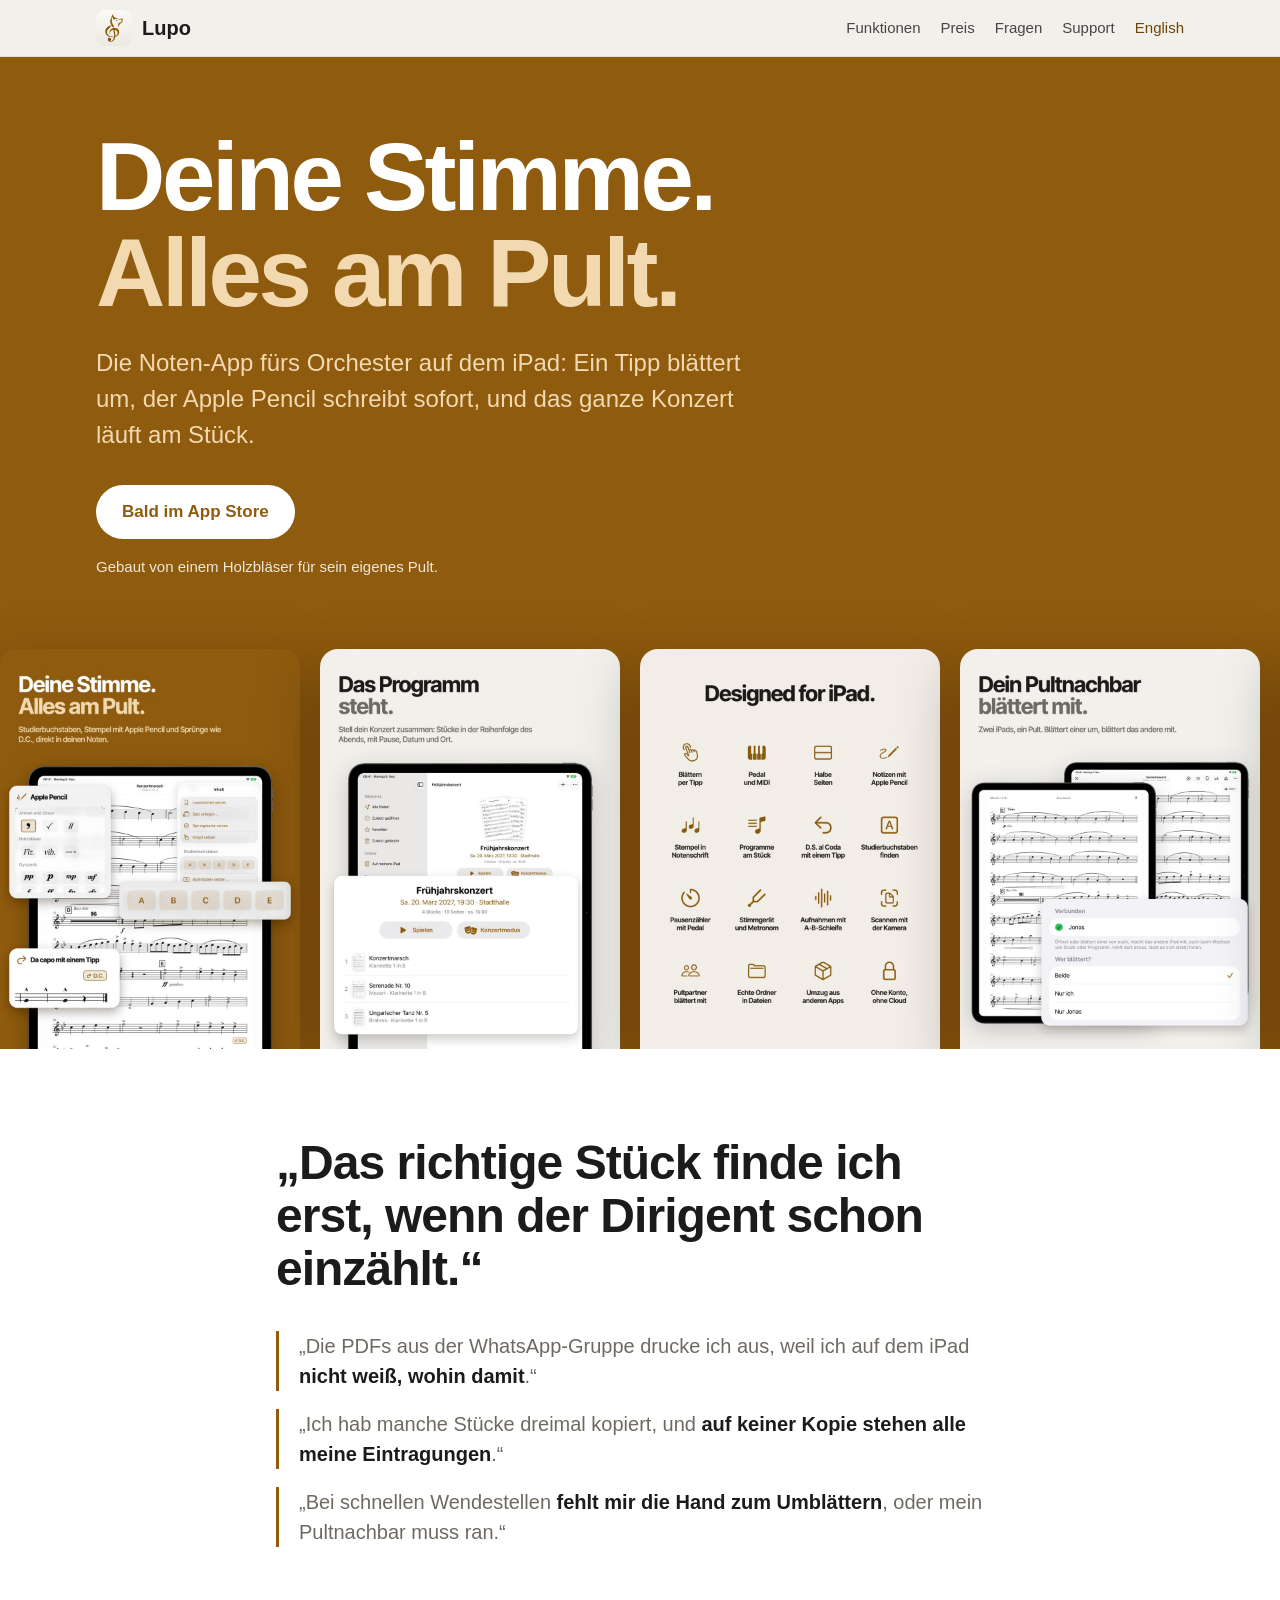
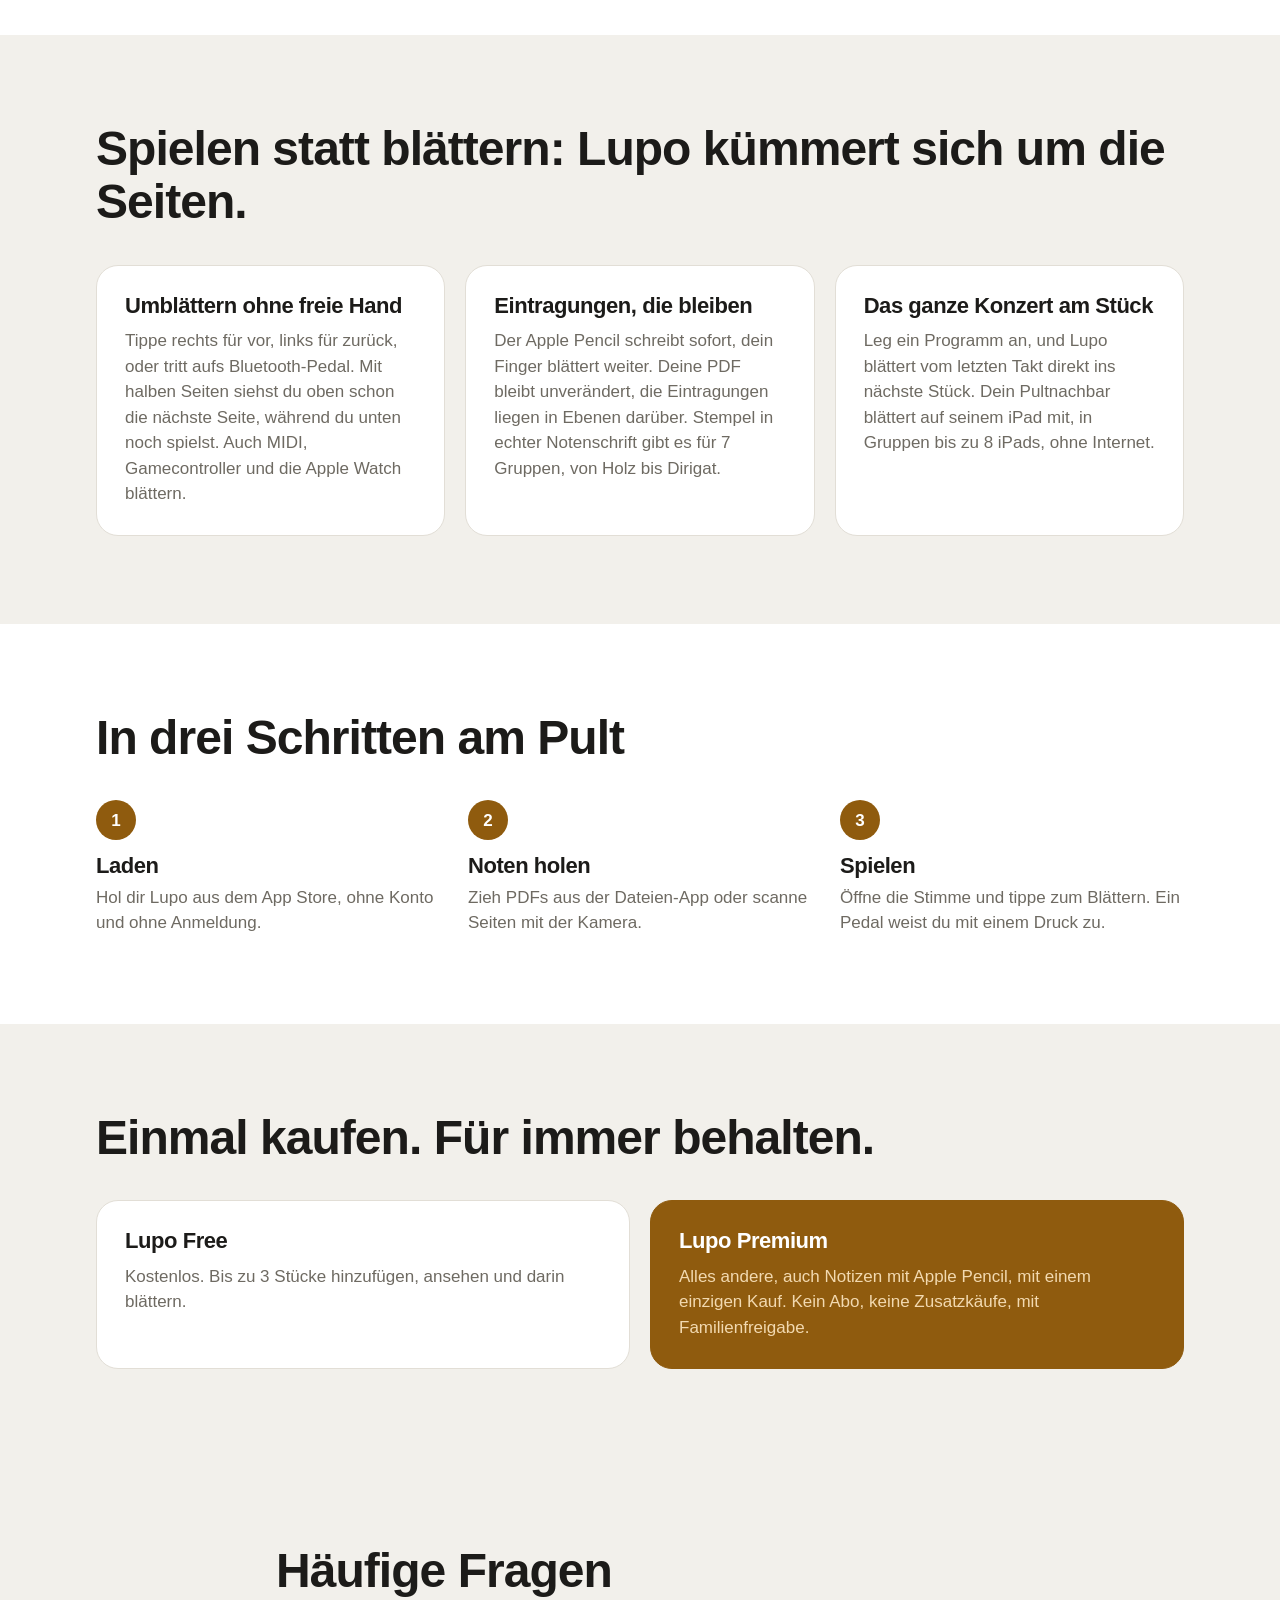
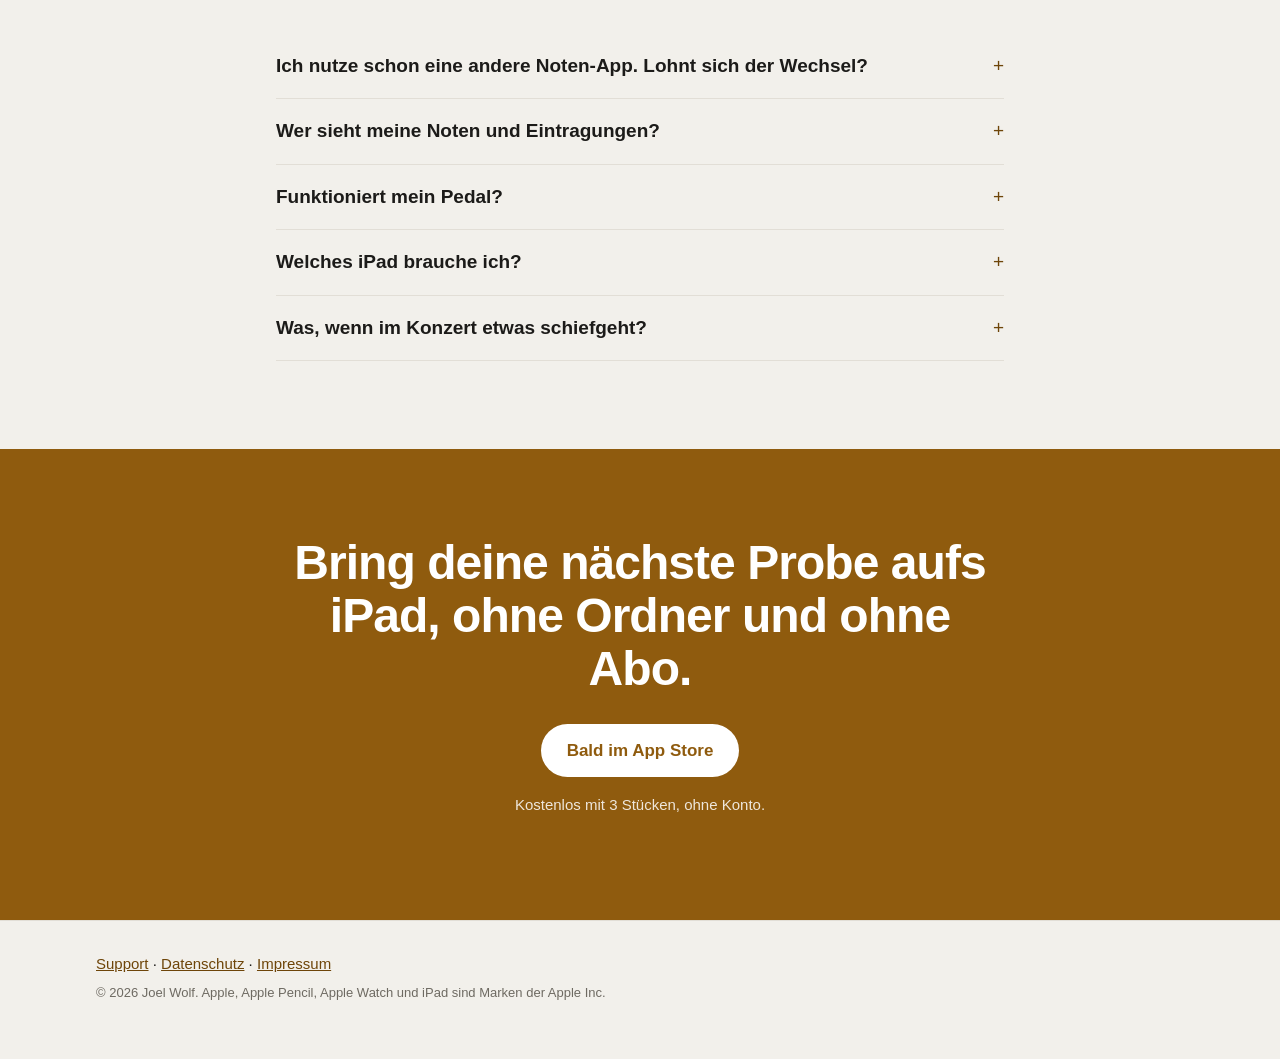
<file: index.html>
<!doctype html>
<html lang="de">
<head>
<meta charset="utf-8">
<meta name="viewport" content="width=device-width, initial-scale=1">
<title>Lupo: Noten-App fürs Orchester auf dem iPad</title>
<meta name="description" content="Noten auf dem iPad lesen, per Tipp oder Pedal umblättern und mit dem Apple Pencil eintragen. Für Orchestermusiker. Einmal kaufen, kein Abo, ohne Konto.">
<meta property="og:title" content="Lupo: Noten-App fürs Orchester auf dem iPad">
<meta property="og:description" content="Noten auf dem iPad lesen, per Tipp oder Pedal umblättern und mit dem Apple Pencil eintragen. Für Orchestermusiker. Einmal kaufen, kein Abo, ohne Konto.">
<meta property="og:image" content="img/og-de.jpg">
<meta name="theme-color" content="#8F5B0E">
<link rel="icon" href="favicon.png">
<link rel="apple-touch-icon" href="apple-touch-icon.png">
<link rel="stylesheet" href="style.css">
</head>
<body>
<header class="top"><div class="wrap">
<a class="brand" href="./"><img src="img/icon.png" alt="" width="36" height="36">Lupo</a>
<nav><a href="#funktionen">Funktionen</a><a href="#preis">Preis</a><a href="#fragen">Fragen</a><a href="support.html">Support</a><a class="lang" href="en/">English</a></nav>
</div></header>

<section class="hero"><div class="wrap">
<h1>Deine Stimme.<br><span>Alles am Pult.</span></h1>
<p class="sub">Die Noten-App fürs Orchester auf dem iPad: Ein Tipp blättert um, der Apple Pencil schreibt sofort, und das ganze Konzert läuft am Stück.</p>
<p><span class="button">Bald im App Store</span></p>
<p class="proof">Gebaut von einem Holzbläser für sein eigenes Pult.</p>
</div>
<div class="shots" tabindex="0"><img src="img/de-1.jpg" alt="Notenseite mit Studierbuchstaben, Apple-Pencil-Stempeln und Da capo" width="900" height="1200" loading="eager"><img src="img/de-2.jpg" alt="Programm Frühjahrskonzert mit vier Stücken" width="900" height="1200" loading="eager"><img src="img/de-3.jpg" alt="Alle Funktionen als Symbole: Designed for iPad" width="900" height="1200" loading="lazy"><img src="img/de-4.jpg" alt="Zwei iPads blättern gemeinsam" width="900" height="1200" loading="lazy"><img src="img/de-5.jpg" alt="Konzertmodus mit dem Hinweis auf das nächste Stück" width="900" height="1200" loading="lazy"></div>
</section>
<section class="problem"><div class="wrap narrow">
<h2>„Das richtige Stück finde ich erst, wenn der Dirigent schon einzählt.“</h2>
<ul class="quotes"><li>„Die PDFs aus der WhatsApp-Gruppe drucke ich aus, weil ich auf dem iPad <b>nicht weiß, wohin damit</b>.“</li><li>„Ich hab manche Stücke dreimal kopiert, und <b>auf keiner Kopie stehen alle meine Eintragungen</b>.“</li><li>„Bei schnellen Wendestellen <b>fehlt mir die Hand zum Umblättern</b>, oder mein Pultnachbar muss ran.“</li></ul>
</div></section>
<section id="funktionen"><div class="wrap">
<h2>Spielen statt blättern: Lupo kümmert sich um die Seiten.</h2>
<div class="cards"><div class='card'><h3>Umblättern ohne freie Hand</h3><p>Tippe rechts für vor, links für zurück, oder tritt aufs Bluetooth-Pedal. Mit halben Seiten siehst du oben schon die nächste Seite, während du unten noch spielst. Auch MIDI, Gamecontroller und die Apple Watch blättern.</p></div><div class='card'><h3>Eintragungen, die bleiben</h3><p>Der Apple Pencil schreibt sofort, dein Finger blättert weiter. Deine PDF bleibt unverändert, die Eintragungen liegen in Ebenen darüber. Stempel in echter Notenschrift gibt es für 7 Gruppen, von Holz bis Dirigat.</p></div><div class='card'><h3>Das ganze Konzert am Stück</h3><p>Leg ein Programm an, und Lupo blättert vom letzten Takt direkt ins nächste Stück. Dein Pultnachbar blättert auf seinem iPad mit, in Gruppen bis zu 8 iPads, ohne Internet.</p></div></div>
</div></section>
<section class="steps"><div class="wrap">
<h2>In drei Schritten am Pult</h2>
<ol><li><span>1</span><h3>Laden</h3><p>Hol dir Lupo aus dem App Store, ohne Konto und ohne Anmeldung.</p></li><li><span>2</span><h3>Noten holen</h3><p>Zieh PDFs aus der Dateien-App oder scanne Seiten mit der Kamera.</p></li><li><span>3</span><h3>Spielen</h3><p>Öffne die Stimme und tippe zum Blättern. Ein Pedal weist du mit einem Druck zu.</p></li></ol>
</div></section>
<section id="preis"><div class="wrap">
<h2>Einmal kaufen. Für immer behalten.</h2>
<div class="cards two"><div class="card"><h3>Lupo Free</h3><p>Kostenlos. Bis zu 3 Stücke hinzufügen, ansehen und darin blättern.</p></div><div class="card accent"><h3>Lupo Premium</h3><p>Alles andere, auch Notizen mit Apple Pencil, mit einem einzigen Kauf. Kein Abo, keine Zusatzkäufe, mit Familienfreigabe.</p></div></div>
</div></section>
<section id="fragen"><div class="wrap narrow">
<h2>Häufige Fragen</h2>
<details><summary>Ich nutze schon eine andere Noten-App. Lohnt sich der Wechsel?</summary><p>Probier es mit drei Stücken aus, das kostet nichts. Lupo übernimmt PDFs, Angaben, Lesezeichen und Programme aus der Sicherung einer anderen Noten-App.</p></details><details><summary>Wer sieht meine Noten und Eintragungen?</summary><p>Niemand außer dir. Lupo hat kein Konto, keinen Server, keine Cloud und keine Analyse. Deine Noten liegen als normale PDFs in echten Ordnern, sichtbar in der Dateien-App.</p></details><details><summary>Funktioniert mein Pedal?</summary><p>Bluetooth-Pedale, die sich wie eine Tastatur verhalten, und MIDI-Pedale funktionieren. Du drückst in den Einstellungen einmal auf das Pedal, und Lupo merkt sich die Taste.</p></details><details><summary>Welches iPad brauche ich?</summary><p>Ein iPad mit iPadOS 18 oder neuer. Zum Lesen und Blättern brauchst du keinen Apple Pencil, nur für Eintragungen.</p></details><details><summary>Was, wenn im Konzert etwas schiefgeht?</summary><p>Im Konzertmodus blättert eine aufliegende Hand nicht, und Wischen und Zoomen sind aus. Deine Original-PDFs verändert Lupo nie, und gelöschte Noten liegen 30 Tage im Papierkorb.</p></details>
</div></section>
<section class="final"><div class="wrap narrow">
<h2>Bring deine nächste Probe aufs iPad, ohne Ordner und ohne Abo.</h2>
<p><span class="button">Bald im App Store</span></p>
<p class="proof">Kostenlos mit 3 Stücken, ohne Konto.</p>
</div></section>

<footer><div class="wrap"><p><a href="support.html">Support</a> · <a href="datenschutz.html">Datenschutz</a> · <a href="impressum.html">Impressum</a></p><p class="small">© 2026 Joel Wolf. Apple, Apple Pencil, Apple Watch und iPad sind Marken der Apple Inc.</p></div></footer>
</body>
</html>
</file>
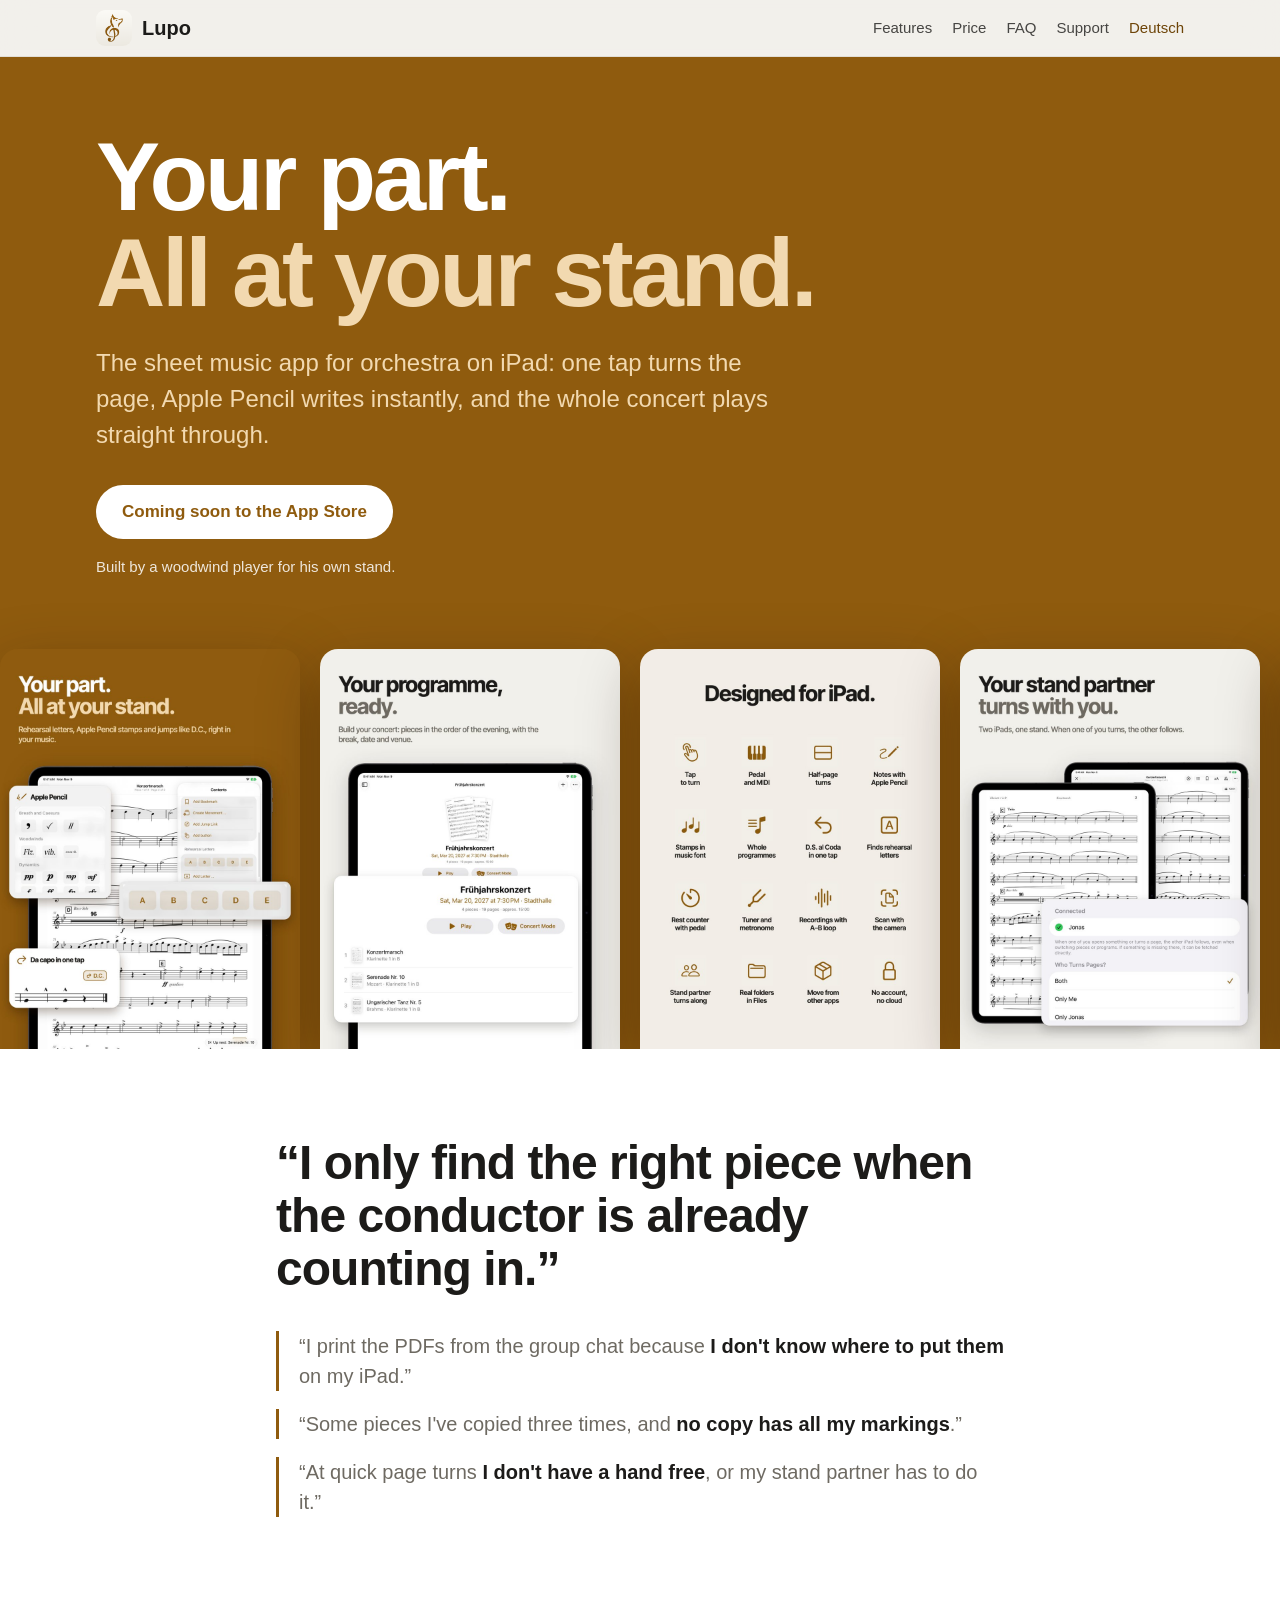
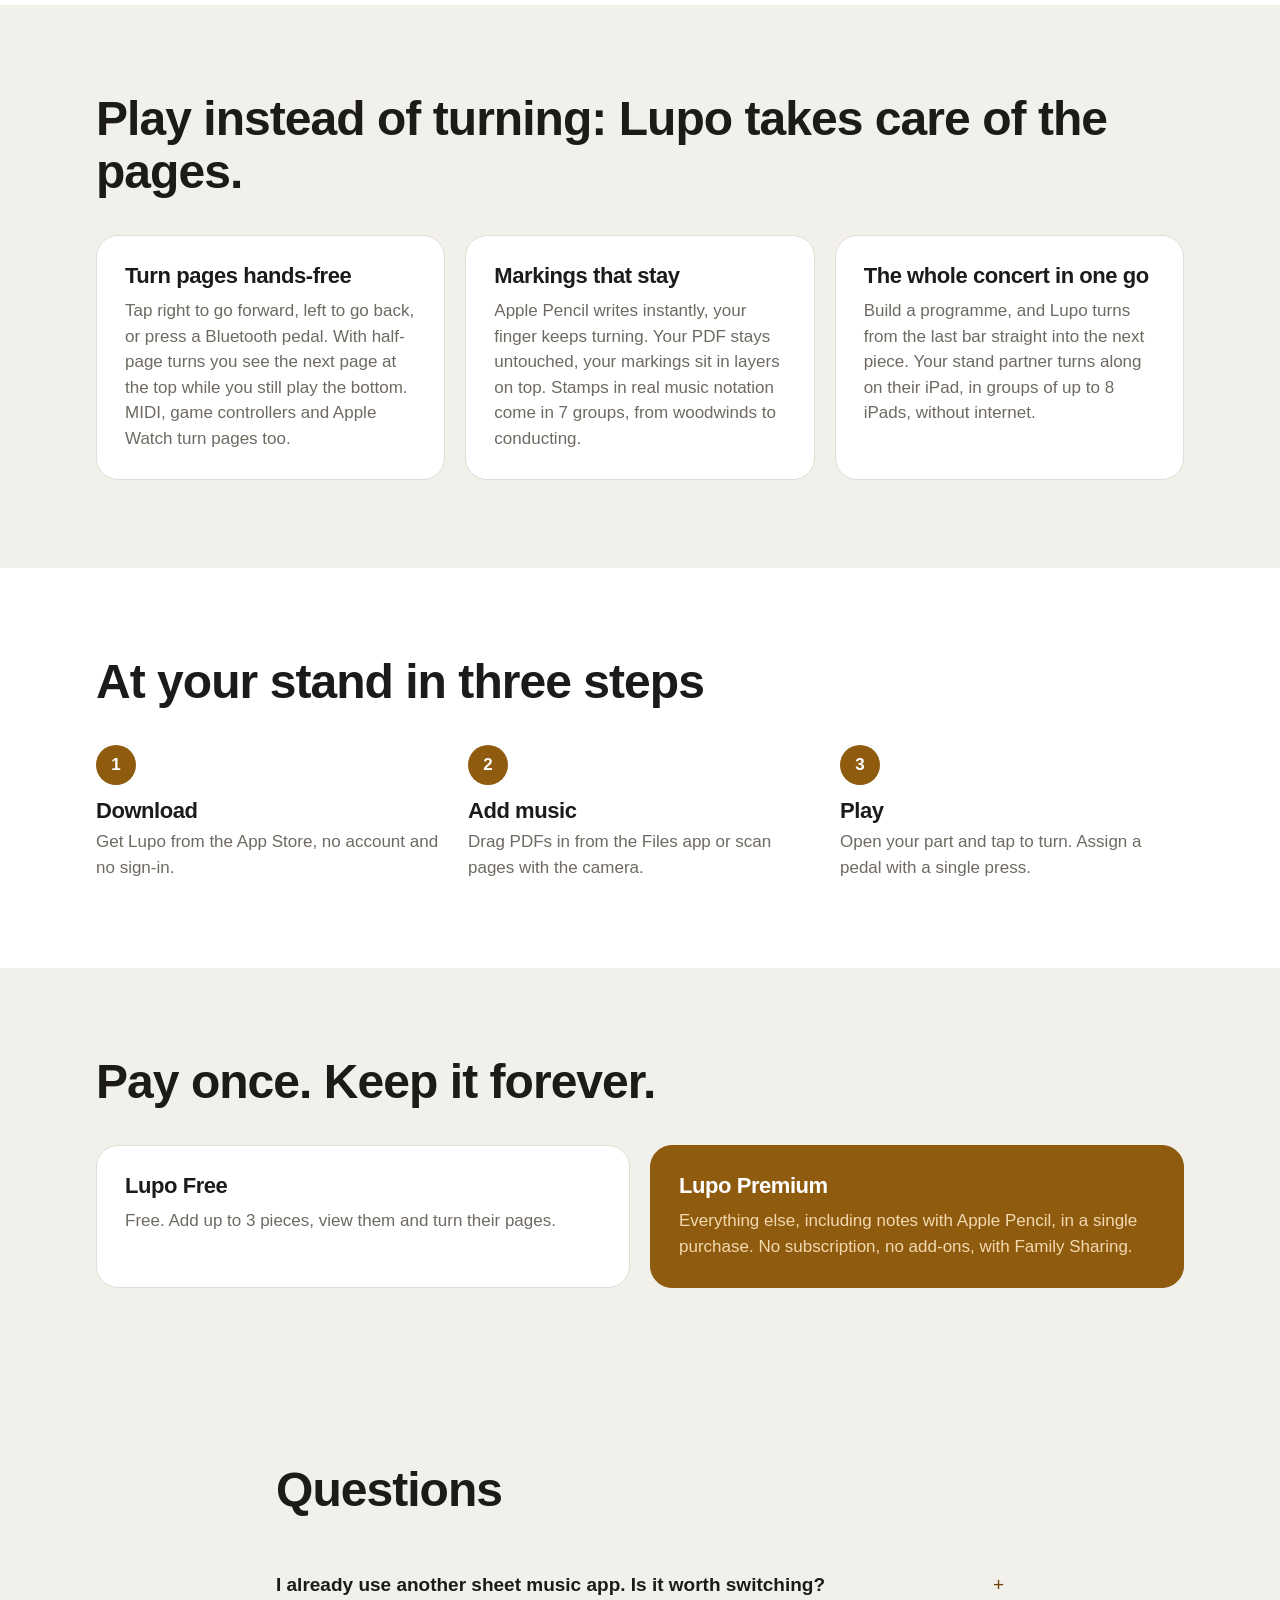
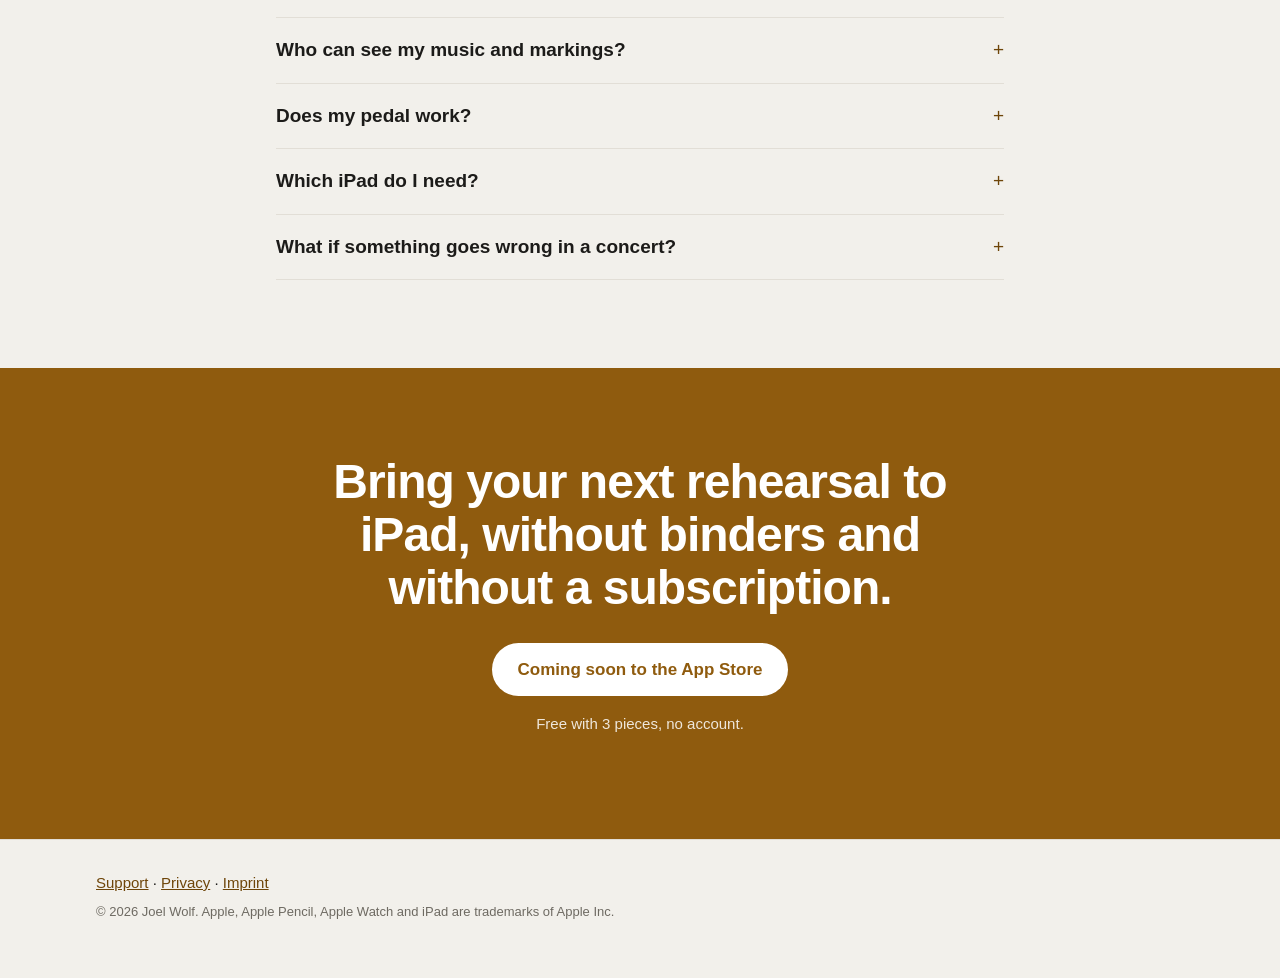
<file: en/index.html>
<!doctype html>
<html lang="en">
<head>
<meta charset="utf-8">
<meta name="viewport" content="width=device-width, initial-scale=1">
<title>Lupo: sheet music for orchestra on iPad</title>
<meta name="description" content="Read sheet music on iPad, turn pages with a tap or a pedal and write with Apple Pencil. For orchestra musicians. Pay once, no subscription, no account.">
<meta property="og:title" content="Lupo: sheet music for orchestra on iPad">
<meta property="og:description" content="Read sheet music on iPad, turn pages with a tap or a pedal and write with Apple Pencil. For orchestra musicians. Pay once, no subscription, no account.">
<meta property="og:image" content="../img/og-en.jpg">
<meta name="theme-color" content="#8F5B0E">
<link rel="icon" href="../favicon.png">
<link rel="apple-touch-icon" href="../apple-touch-icon.png">
<link rel="stylesheet" href="../style.css">
</head>
<body>
<header class="top"><div class="wrap">
<a class="brand" href="./"><img src="../img/icon.png" alt="" width="36" height="36">Lupo</a>
<nav><a href="#features">Features</a><a href="#price">Price</a><a href="#faq">FAQ</a><a href="support.html">Support</a><a class="lang" href="../">Deutsch</a></nav>
</div></header>

<section class="hero"><div class="wrap">
<h1>Your part.<br><span>All at your stand.</span></h1>
<p class="sub">The sheet music app for orchestra on iPad: one tap turns the page, Apple Pencil writes instantly, and the whole concert plays straight through.</p>
<p><span class="button">Coming soon to the App Store</span></p>
<p class="proof">Built by a woodwind player for his own stand.</p>
</div>
<div class="shots" tabindex="0"><img src="../img/en-1.jpg" alt="Score page with rehearsal letters, Apple Pencil stamps and da capo" width="900" height="1200" loading="eager"><img src="../img/en-2.jpg" alt="The Frühjahrskonzert programme with four pieces" width="900" height="1200" loading="eager"><img src="../img/en-3.jpg" alt="All features as icons: Designed for iPad" width="900" height="1200" loading="lazy"><img src="../img/en-4.jpg" alt="Two iPads turning pages together" width="900" height="1200" loading="lazy"><img src="../img/en-5.jpg" alt="Concert mode with the hint for the next piece" width="900" height="1200" loading="lazy"></div>
</section>
<section class="problem"><div class="wrap narrow">
<h2>“I only find the right piece when the conductor is already counting in.”</h2>
<ul class="quotes"><li>“I print the PDFs from the group chat because <b>I don't know where to put them</b> on my iPad.”</li><li>“Some pieces I've copied three times, and <b>no copy has all my markings</b>.”</li><li>“At quick page turns <b>I don't have a hand free</b>, or my stand partner has to do it.”</li></ul>
</div></section>
<section id="features"><div class="wrap">
<h2>Play instead of turning: Lupo takes care of the pages.</h2>
<div class="cards"><div class='card'><h3>Turn pages hands-free</h3><p>Tap right to go forward, left to go back, or press a Bluetooth pedal. With half-page turns you see the next page at the top while you still play the bottom. MIDI, game controllers and Apple Watch turn pages too.</p></div><div class='card'><h3>Markings that stay</h3><p>Apple Pencil writes instantly, your finger keeps turning. Your PDF stays untouched, your markings sit in layers on top. Stamps in real music notation come in 7 groups, from woodwinds to conducting.</p></div><div class='card'><h3>The whole concert in one go</h3><p>Build a programme, and Lupo turns from the last bar straight into the next piece. Your stand partner turns along on their iPad, in groups of up to 8 iPads, without internet.</p></div></div>
</div></section>
<section class="steps"><div class="wrap">
<h2>At your stand in three steps</h2>
<ol><li><span>1</span><h3>Download</h3><p>Get Lupo from the App Store, no account and no sign-in.</p></li><li><span>2</span><h3>Add music</h3><p>Drag PDFs in from the Files app or scan pages with the camera.</p></li><li><span>3</span><h3>Play</h3><p>Open your part and tap to turn. Assign a pedal with a single press.</p></li></ol>
</div></section>
<section id="price"><div class="wrap">
<h2>Pay once. Keep it forever.</h2>
<div class="cards two"><div class="card"><h3>Lupo Free</h3><p>Free. Add up to 3 pieces, view them and turn their pages.</p></div><div class="card accent"><h3>Lupo Premium</h3><p>Everything else, including notes with Apple Pencil, in a single purchase. No subscription, no add-ons, with Family Sharing.</p></div></div>
</div></section>
<section id="faq"><div class="wrap narrow">
<h2>Questions</h2>
<details><summary>I already use another sheet music app. Is it worth switching?</summary><p>Try it with three pieces for free. Lupo brings over PDFs, details, bookmarks and programmes from another sheet music app's backup.</p></details><details><summary>Who can see my music and markings?</summary><p>Nobody but you. Lupo has no account, no server, no cloud and no analytics. Your music stays as regular PDFs in real folders, visible in the Files app.</p></details><details><summary>Does my pedal work?</summary><p>Bluetooth pedals that act like a keyboard work, and so do MIDI pedals. Press the pedal once in Settings, and Lupo remembers the key.</p></details><details><summary>Which iPad do I need?</summary><p>An iPad with iPadOS 18 or later. You don't need Apple Pencil to read and turn pages, only for markings.</p></details><details><summary>What if something goes wrong in a concert?</summary><p>In concert mode a resting hand doesn't turn the page, and swiping and zooming are off. Lupo never changes your original PDFs, and deleted music stays in the trash for 30 days.</p></details>
</div></section>
<section class="final"><div class="wrap narrow">
<h2>Bring your next rehearsal to iPad, without binders and without a subscription.</h2>
<p><span class="button">Coming soon to the App Store</span></p>
<p class="proof">Free with 3 pieces, no account.</p>
</div></section>

<footer><div class="wrap"><p><a href="support.html">Support</a> · <a href="privacy.html">Privacy</a> · <a href="../impressum.html">Imprint</a></p><p class="small">© 2026 Joel Wolf. Apple, Apple Pencil, Apple Watch and iPad are trademarks of Apple Inc.</p></div></footer>
</body>
</html>
</file>
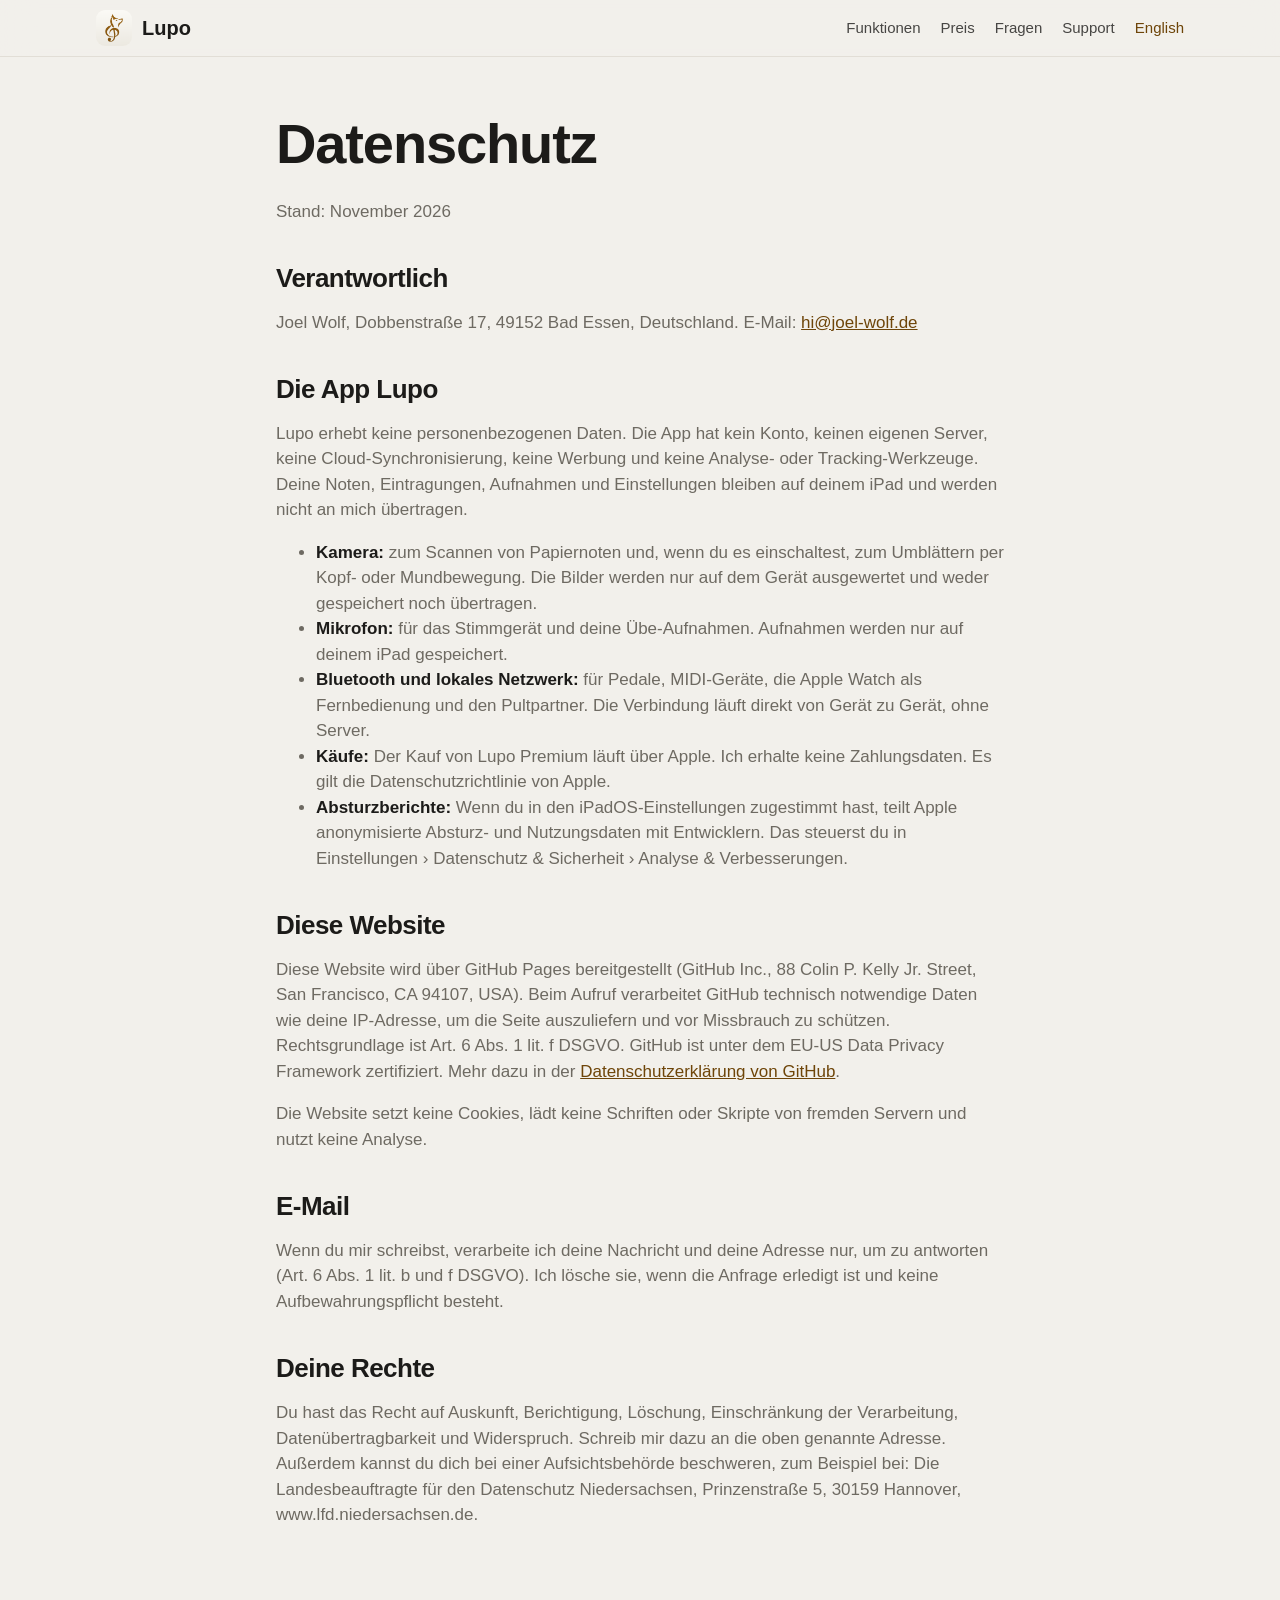
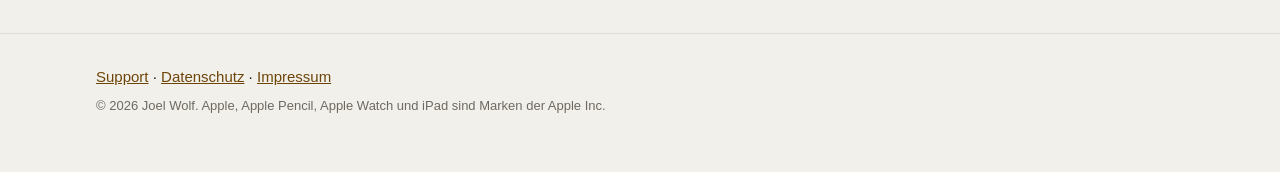
<file: datenschutz.html>
<!doctype html>
<html lang="de">
<head>
<meta charset="utf-8">
<meta name="viewport" content="width=device-width, initial-scale=1">
<title>Datenschutz · Lupo</title>
<meta name="description" content="Datenschutzerklärung für die App Lupo und diese Website.">
<meta property="og:title" content="Datenschutz · Lupo">
<meta property="og:description" content="Datenschutzerklärung für die App Lupo und diese Website.">
<meta property="og:image" content="img/og-de.jpg">
<meta name="theme-color" content="#8F5B0E">
<link rel="icon" href="favicon.png">
<link rel="apple-touch-icon" href="apple-touch-icon.png">
<link rel="stylesheet" href="style.css">
</head>
<body>
<header class="top"><div class="wrap">
<a class="brand" href="./"><img src="img/icon.png" alt="" width="36" height="36">Lupo</a>
<nav><a href="#funktionen">Funktionen</a><a href="#preis">Preis</a><a href="#fragen">Fragen</a><a href="support.html">Support</a><a class="lang" href="en/privacy.html">English</a></nav>
</div></header>
<main class="doc"><div class="wrap narrow">
<h1>Datenschutz</h1>
<p>Stand: November 2026</p>
<h2>Verantwortlich</h2>
<p>Joel Wolf, Dobbenstraße 17, 49152 Bad Essen, Deutschland. E-Mail: <a href="mailto:hi@joel-wolf.de">hi@joel-wolf.de</a></p>
<h2>Die App Lupo</h2>
<p>Lupo erhebt keine personenbezogenen Daten. Die App hat kein Konto, keinen eigenen Server, keine Cloud-Synchronisierung, keine Werbung und keine Analyse- oder Tracking-Werkzeuge. Deine Noten, Eintragungen, Aufnahmen und Einstellungen bleiben auf deinem iPad und werden nicht an mich übertragen.</p>
<ul>
<li><b>Kamera:</b> zum Scannen von Papiernoten und, wenn du es einschaltest, zum Umblättern per Kopf- oder Mundbewegung. Die Bilder werden nur auf dem Gerät ausgewertet und weder gespeichert noch übertragen.</li>
<li><b>Mikrofon:</b> für das Stimmgerät und deine Übe-Aufnahmen. Aufnahmen werden nur auf deinem iPad gespeichert.</li>
<li><b>Bluetooth und lokales Netzwerk:</b> für Pedale, MIDI-Geräte, die Apple Watch als Fernbedienung und den Pultpartner. Die Verbindung läuft direkt von Gerät zu Gerät, ohne Server.</li>
<li><b>Käufe:</b> Der Kauf von Lupo Premium läuft über Apple. Ich erhalte keine Zahlungsdaten. Es gilt die Datenschutzrichtlinie von Apple.</li>
<li><b>Absturzberichte:</b> Wenn du in den iPadOS-Einstellungen zugestimmt hast, teilt Apple anonymisierte Absturz- und Nutzungsdaten mit Entwicklern. Das steuerst du in Einstellungen › Datenschutz &amp; Sicherheit › Analyse &amp; Verbesserungen.</li>
</ul>
<h2>Diese Website</h2>
<p>Diese Website wird über GitHub Pages bereitgestellt (GitHub Inc., 88 Colin P. Kelly Jr. Street, San Francisco, CA 94107, USA). Beim Aufruf verarbeitet GitHub technisch notwendige Daten wie deine IP-Adresse, um die Seite auszuliefern und vor Missbrauch zu schützen. Rechtsgrundlage ist Art. 6 Abs. 1 lit. f DSGVO. GitHub ist unter dem EU-US Data Privacy Framework zertifiziert. Mehr dazu in der <a href="https://docs.github.com/de/site-policy/privacy-policies/github-general-privacy-statement">Datenschutzerklärung von GitHub</a>.</p>
<p>Die Website setzt keine Cookies, lädt keine Schriften oder Skripte von fremden Servern und nutzt keine Analyse.</p>
<h2>E-Mail</h2>
<p>Wenn du mir schreibst, verarbeite ich deine Nachricht und deine Adresse nur, um zu antworten (Art. 6 Abs. 1 lit. b und f DSGVO). Ich lösche sie, wenn die Anfrage erledigt ist und keine Aufbewahrungspflicht besteht.</p>
<h2>Deine Rechte</h2>
<p>Du hast das Recht auf Auskunft, Berichtigung, Löschung, Einschränkung der Verarbeitung, Datenübertragbarkeit und Widerspruch. Schreib mir dazu an die oben genannte Adresse. Außerdem kannst du dich bei einer Aufsichtsbehörde beschweren, zum Beispiel bei: Die Landesbeauftragte für den Datenschutz Niedersachsen, Prinzenstraße 5, 30159 Hannover, www.lfd.niedersachsen.de.</p>
</div></main>
<footer><div class="wrap"><p><a href="support.html">Support</a> · <a href="datenschutz.html">Datenschutz</a> · <a href="impressum.html">Impressum</a></p><p class="small">© 2026 Joel Wolf. Apple, Apple Pencil, Apple Watch und iPad sind Marken der Apple Inc.</p></div></footer>
</body>
</html>
</file>
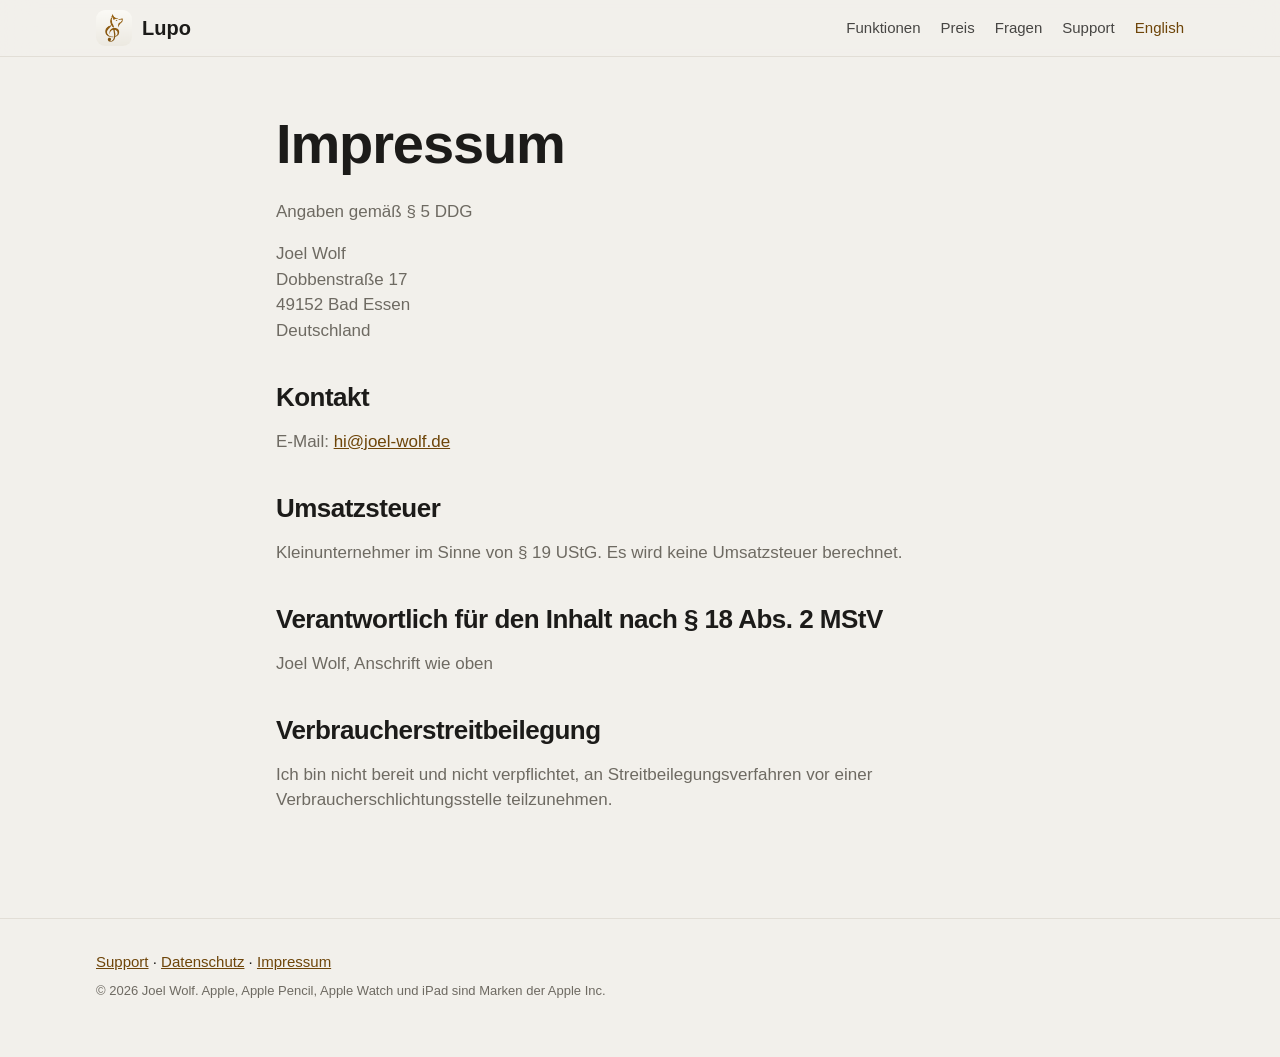
<file: impressum.html>
<!doctype html>
<html lang="de">
<head>
<meta charset="utf-8">
<meta name="viewport" content="width=device-width, initial-scale=1">
<title>Impressum · Lupo</title>
<meta name="description" content="Impressum von Lupo.">
<meta property="og:title" content="Impressum · Lupo">
<meta property="og:description" content="Impressum von Lupo.">
<meta property="og:image" content="img/og-de.jpg">
<meta name="theme-color" content="#8F5B0E">
<link rel="icon" href="favicon.png">
<link rel="apple-touch-icon" href="apple-touch-icon.png">
<link rel="stylesheet" href="style.css">
</head>
<body>
<header class="top"><div class="wrap">
<a class="brand" href="./"><img src="img/icon.png" alt="" width="36" height="36">Lupo</a>
<nav><a href="#funktionen">Funktionen</a><a href="#preis">Preis</a><a href="#fragen">Fragen</a><a href="support.html">Support</a><a class="lang" href="en/">English</a></nav>
</div></header>
<main class="doc"><div class="wrap narrow">
<h1>Impressum</h1>
<p>Angaben gemäß § 5 DDG</p>
<p>Joel Wolf<br>Dobbenstraße 17<br>49152 Bad Essen<br>Deutschland</p>
<h2>Kontakt</h2>
<p>E-Mail: <a href="mailto:hi@joel-wolf.de">hi@joel-wolf.de</a></p>
<h2>Umsatzsteuer</h2>
<p>Kleinunternehmer im Sinne von § 19 UStG. Es wird keine Umsatzsteuer berechnet.</p>
<h2>Verantwortlich für den Inhalt nach § 18 Abs. 2 MStV</h2>
<p>Joel Wolf, Anschrift wie oben</p>
<h2>Verbraucherstreitbeilegung</h2>
<p>Ich bin nicht bereit und nicht verpflichtet, an Streitbeilegungsverfahren vor einer Verbraucherschlichtungsstelle teilzunehmen.</p>
</div></main>
<footer><div class="wrap"><p><a href="support.html">Support</a> · <a href="datenschutz.html">Datenschutz</a> · <a href="impressum.html">Impressum</a></p><p class="small">© 2026 Joel Wolf. Apple, Apple Pencil, Apple Watch und iPad sind Marken der Apple Inc.</p></div></footer>
</body>
</html>
</file>
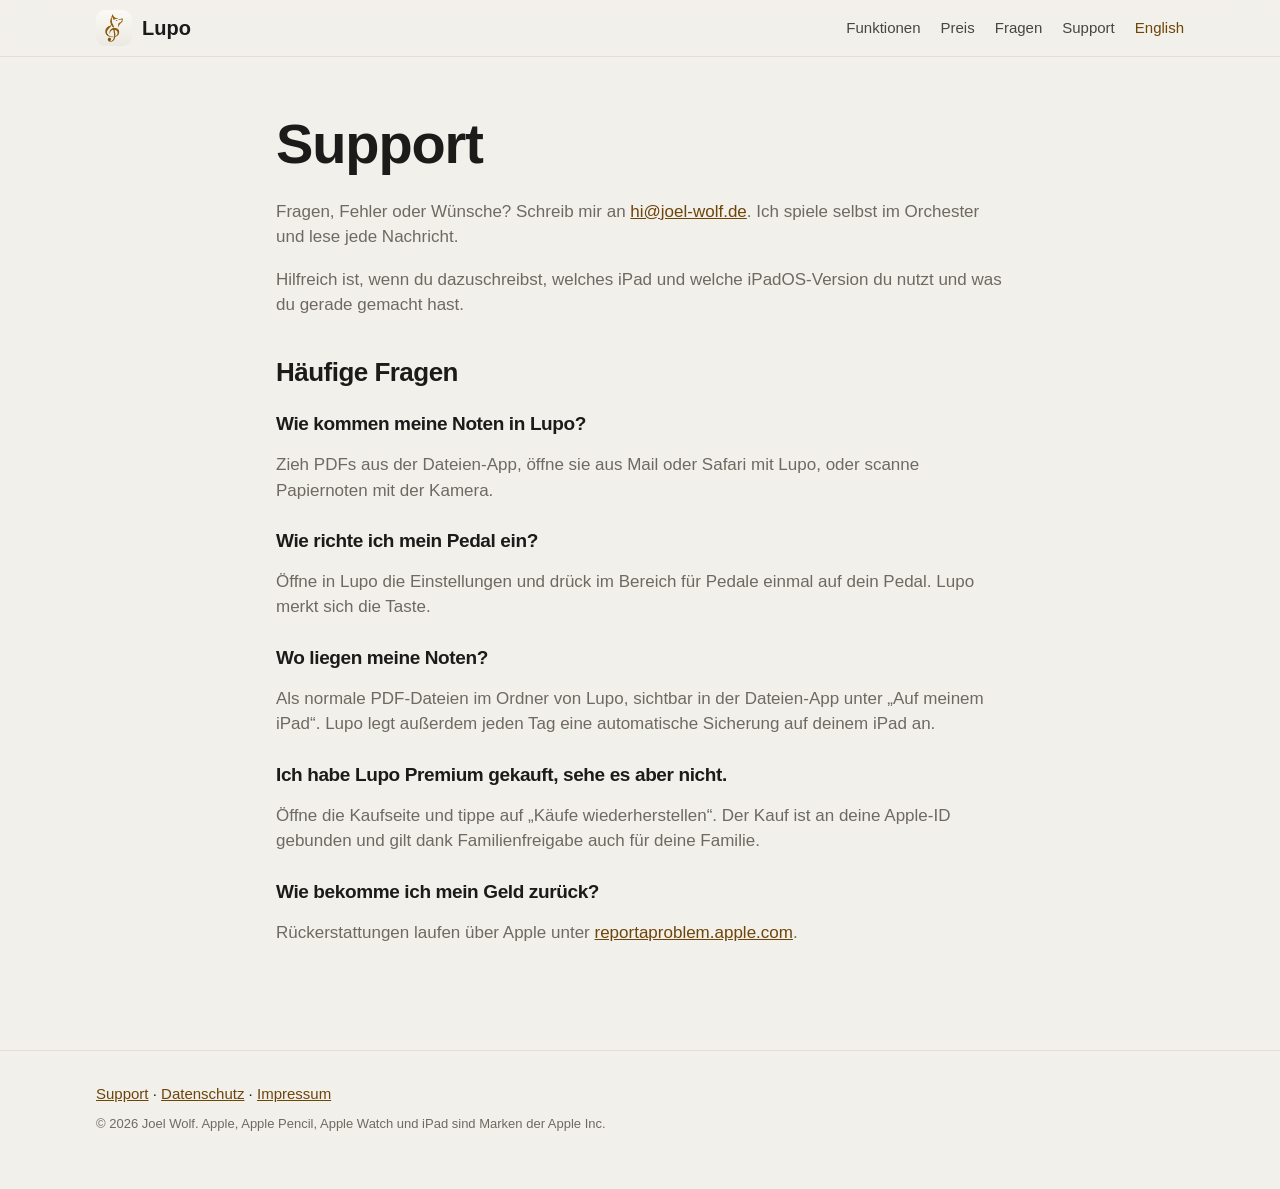
<file: support.html>
<!doctype html>
<html lang="de">
<head>
<meta charset="utf-8">
<meta name="viewport" content="width=device-width, initial-scale=1">
<title>Support · Lupo</title>
<meta name="description" content="Hilfe und Kontakt zu Lupo.">
<meta property="og:title" content="Support · Lupo">
<meta property="og:description" content="Hilfe und Kontakt zu Lupo.">
<meta property="og:image" content="img/og-de.jpg">
<meta name="theme-color" content="#8F5B0E">
<link rel="icon" href="favicon.png">
<link rel="apple-touch-icon" href="apple-touch-icon.png">
<link rel="stylesheet" href="style.css">
</head>
<body>
<header class="top"><div class="wrap">
<a class="brand" href="./"><img src="img/icon.png" alt="" width="36" height="36">Lupo</a>
<nav><a href="#funktionen">Funktionen</a><a href="#preis">Preis</a><a href="#fragen">Fragen</a><a href="support.html">Support</a><a class="lang" href="en/support.html">English</a></nav>
</div></header>
<main class="doc"><div class="wrap narrow">
<h1>Support</h1>
<p>Fragen, Fehler oder Wünsche? Schreib mir an <a href="mailto:hi@joel-wolf.de?subject=Lupo">hi@joel-wolf.de</a>. Ich spiele selbst im Orchester und lese jede Nachricht.</p>
<p>Hilfreich ist, wenn du dazuschreibst, welches iPad und welche iPadOS-Version du nutzt und was du gerade gemacht hast.</p>
<h2>Häufige Fragen</h2>
<h3>Wie kommen meine Noten in Lupo?</h3>
<p>Zieh PDFs aus der Dateien-App, öffne sie aus Mail oder Safari mit Lupo, oder scanne Papiernoten mit der Kamera.</p>
<h3>Wie richte ich mein Pedal ein?</h3>
<p>Öffne in Lupo die Einstellungen und drück im Bereich für Pedale einmal auf dein Pedal. Lupo merkt sich die Taste.</p>
<h3>Wo liegen meine Noten?</h3>
<p>Als normale PDF-Dateien im Ordner von Lupo, sichtbar in der Dateien-App unter „Auf meinem iPad“. Lupo legt außerdem jeden Tag eine automatische Sicherung auf deinem iPad an.</p>
<h3>Ich habe Lupo Premium gekauft, sehe es aber nicht.</h3>
<p>Öffne die Kaufseite und tippe auf „Käufe wiederherstellen“. Der Kauf ist an deine Apple-ID gebunden und gilt dank Familienfreigabe auch für deine Familie.</p>
<h3>Wie bekomme ich mein Geld zurück?</h3>
<p>Rückerstattungen laufen über Apple unter <a href="https://reportaproblem.apple.com">reportaproblem.apple.com</a>.</p>
</div></main>
<footer><div class="wrap"><p><a href="support.html">Support</a> · <a href="datenschutz.html">Datenschutz</a> · <a href="impressum.html">Impressum</a></p><p class="small">© 2026 Joel Wolf. Apple, Apple Pencil, Apple Watch und iPad sind Marken der Apple Inc.</p></div></footer>
</body>
</html>
</file>
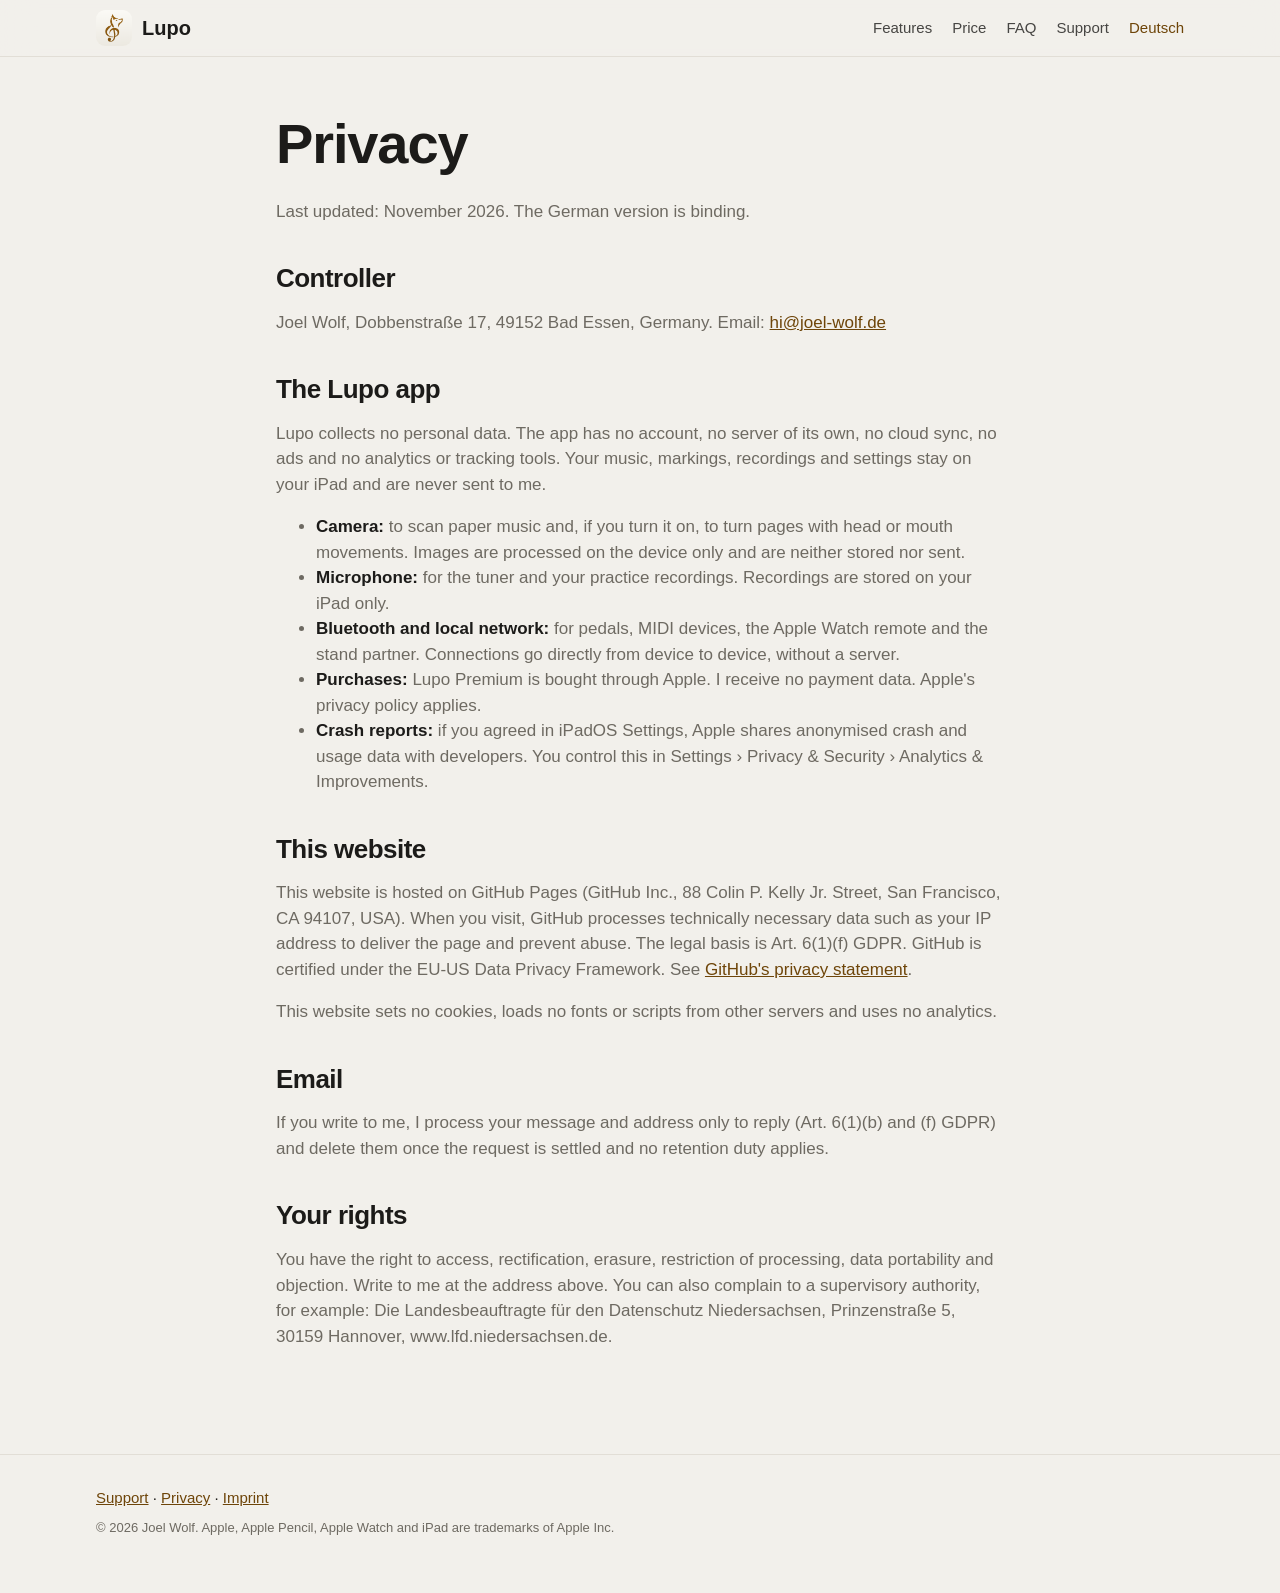
<file: en/privacy.html>
<!doctype html>
<html lang="en">
<head>
<meta charset="utf-8">
<meta name="viewport" content="width=device-width, initial-scale=1">
<title>Privacy · Lupo</title>
<meta name="description" content="Privacy policy for the Lupo app and this website.">
<meta property="og:title" content="Privacy · Lupo">
<meta property="og:description" content="Privacy policy for the Lupo app and this website.">
<meta property="og:image" content="../img/og-en.jpg">
<meta name="theme-color" content="#8F5B0E">
<link rel="icon" href="../favicon.png">
<link rel="apple-touch-icon" href="../apple-touch-icon.png">
<link rel="stylesheet" href="../style.css">
</head>
<body>
<header class="top"><div class="wrap">
<a class="brand" href="./"><img src="../img/icon.png" alt="" width="36" height="36">Lupo</a>
<nav><a href="#features">Features</a><a href="#price">Price</a><a href="#faq">FAQ</a><a href="support.html">Support</a><a class="lang" href="../datenschutz.html">Deutsch</a></nav>
</div></header>
<main class="doc"><div class="wrap narrow">
<h1>Privacy</h1>
<p>Last updated: November 2026. The German version is binding.</p>
<h2>Controller</h2>
<p>Joel Wolf, Dobbenstraße 17, 49152 Bad Essen, Germany. Email: <a href="mailto:hi@joel-wolf.de">hi@joel-wolf.de</a></p>
<h2>The Lupo app</h2>
<p>Lupo collects no personal data. The app has no account, no server of its own, no cloud sync, no ads and no analytics or tracking tools. Your music, markings, recordings and settings stay on your iPad and are never sent to me.</p>
<ul>
<li><b>Camera:</b> to scan paper music and, if you turn it on, to turn pages with head or mouth movements. Images are processed on the device only and are neither stored nor sent.</li>
<li><b>Microphone:</b> for the tuner and your practice recordings. Recordings are stored on your iPad only.</li>
<li><b>Bluetooth and local network:</b> for pedals, MIDI devices, the Apple Watch remote and the stand partner. Connections go directly from device to device, without a server.</li>
<li><b>Purchases:</b> Lupo Premium is bought through Apple. I receive no payment data. Apple's privacy policy applies.</li>
<li><b>Crash reports:</b> if you agreed in iPadOS Settings, Apple shares anonymised crash and usage data with developers. You control this in Settings › Privacy &amp; Security › Analytics &amp; Improvements.</li>
</ul>
<h2>This website</h2>
<p>This website is hosted on GitHub Pages (GitHub Inc., 88 Colin P. Kelly Jr. Street, San Francisco, CA 94107, USA). When you visit, GitHub processes technically necessary data such as your IP address to deliver the page and prevent abuse. The legal basis is Art. 6(1)(f) GDPR. GitHub is certified under the EU-US Data Privacy Framework. See <a href="https://docs.github.com/en/site-policy/privacy-policies/github-general-privacy-statement">GitHub's privacy statement</a>.</p>
<p>This website sets no cookies, loads no fonts or scripts from other servers and uses no analytics.</p>
<h2>Email</h2>
<p>If you write to me, I process your message and address only to reply (Art. 6(1)(b) and (f) GDPR) and delete them once the request is settled and no retention duty applies.</p>
<h2>Your rights</h2>
<p>You have the right to access, rectification, erasure, restriction of processing, data portability and objection. Write to me at the address above. You can also complain to a supervisory authority, for example: Die Landesbeauftragte für den Datenschutz Niedersachsen, Prinzenstraße 5, 30159 Hannover, www.lfd.niedersachsen.de.</p>
</div></main>
<footer><div class="wrap"><p><a href="support.html">Support</a> · <a href="privacy.html">Privacy</a> · <a href="../impressum.html">Imprint</a></p><p class="small">© 2026 Joel Wolf. Apple, Apple Pencil, Apple Watch and iPad are trademarks of Apple Inc.</p></div></footer>
</body>
</html>
</file>
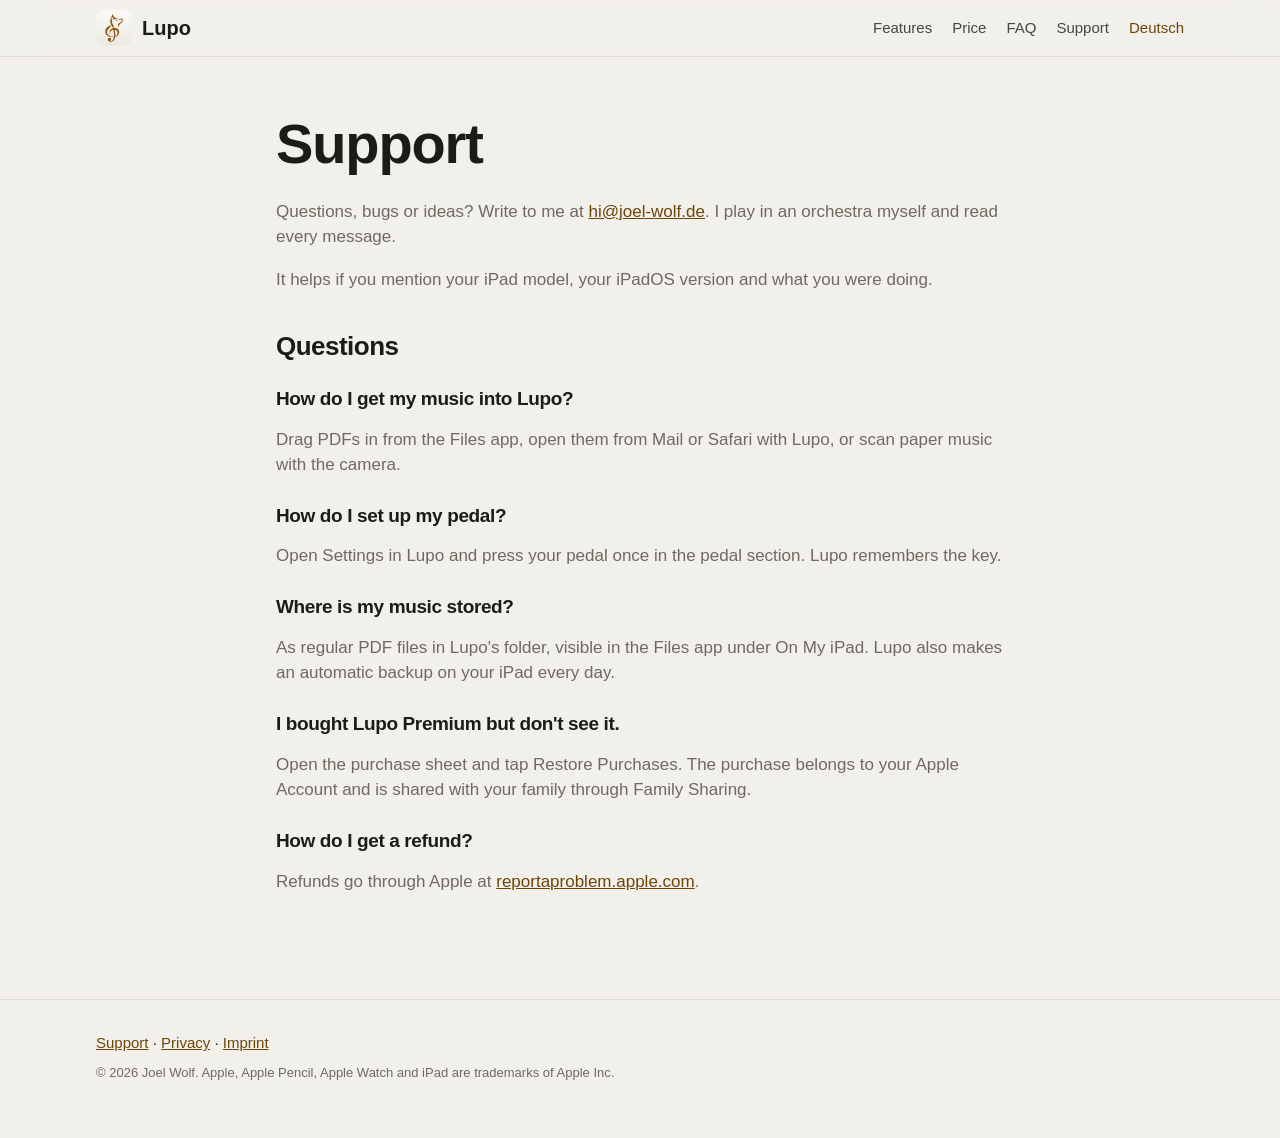
<file: en/support.html>
<!doctype html>
<html lang="en">
<head>
<meta charset="utf-8">
<meta name="viewport" content="width=device-width, initial-scale=1">
<title>Support · Lupo</title>
<meta name="description" content="Help and contact for Lupo.">
<meta property="og:title" content="Support · Lupo">
<meta property="og:description" content="Help and contact for Lupo.">
<meta property="og:image" content="../img/og-en.jpg">
<meta name="theme-color" content="#8F5B0E">
<link rel="icon" href="../favicon.png">
<link rel="apple-touch-icon" href="../apple-touch-icon.png">
<link rel="stylesheet" href="../style.css">
</head>
<body>
<header class="top"><div class="wrap">
<a class="brand" href="./"><img src="../img/icon.png" alt="" width="36" height="36">Lupo</a>
<nav><a href="#features">Features</a><a href="#price">Price</a><a href="#faq">FAQ</a><a href="support.html">Support</a><a class="lang" href="../support.html">Deutsch</a></nav>
</div></header>
<main class="doc"><div class="wrap narrow">
<h1>Support</h1>
<p>Questions, bugs or ideas? Write to me at <a href="mailto:hi@joel-wolf.de?subject=Lupo">hi@joel-wolf.de</a>. I play in an orchestra myself and read every message.</p>
<p>It helps if you mention your iPad model, your iPadOS version and what you were doing.</p>
<h2>Questions</h2>
<h3>How do I get my music into Lupo?</h3>
<p>Drag PDFs in from the Files app, open them from Mail or Safari with Lupo, or scan paper music with the camera.</p>
<h3>How do I set up my pedal?</h3>
<p>Open Settings in Lupo and press your pedal once in the pedal section. Lupo remembers the key.</p>
<h3>Where is my music stored?</h3>
<p>As regular PDF files in Lupo's folder, visible in the Files app under On My iPad. Lupo also makes an automatic backup on your iPad every day.</p>
<h3>I bought Lupo Premium but don't see it.</h3>
<p>Open the purchase sheet and tap Restore Purchases. The purchase belongs to your Apple Account and is shared with your family through Family Sharing.</p>
<h3>How do I get a refund?</h3>
<p>Refunds go through Apple at <a href="https://reportaproblem.apple.com">reportaproblem.apple.com</a>.</p>
</div></main>
<footer><div class="wrap"><p><a href="support.html">Support</a> · <a href="privacy.html">Privacy</a> · <a href="../impressum.html">Imprint</a></p><p class="small">© 2026 Joel Wolf. Apple, Apple Pencil, Apple Watch and iPad are trademarks of Apple Inc.</p></div></footer>
</body>
</html>
</file>
<file: style.css>
:root {
  --bronze: #8F5B0E;
  --bronze-ink: #6E4509;
  --sand: #F2D9B0;
  --paper: #F2F0EB;
  --card: #FFFFFF;
  --ink: #1C1B19;
  --muted: #6E6A62;
  --line: #E2DED6;
  color-scheme: light dark;
}
@media (prefers-color-scheme: dark) {
  :root {
    --paper: #141312;
    --card: #1F1D1B;
    --ink: #F5F2EC;
    --muted: #A39E94;
    --line: #2E2B28;
    --bronze-ink: #E0B36B;
  }
}
* { box-sizing: border-box; }
html { -webkit-text-size-adjust: 100%; scroll-behavior: smooth; }
body {
  margin: 0;
  background: var(--paper);
  color: var(--ink);
  font: 17px/1.5 -apple-system, BlinkMacSystemFont, "SF Pro Text", "Helvetica Neue", Arial, sans-serif;
}
h1, h2, h3 { font-family: -apple-system, BlinkMacSystemFont, "SF Pro Display", "Helvetica Neue", Arial, sans-serif; letter-spacing: -0.02em; line-height: 1.1; }
a { color: var(--bronze-ink); }
img { max-width: 100%; height: auto; }
.wrap { max-width: 1120px; margin: 0 auto; padding: 0 16px; }
.narrow { max-width: 760px; }

.top { position: sticky; top: 0; z-index: 10; background: color-mix(in srgb, var(--paper) 88%, transparent); backdrop-filter: saturate(1.4) blur(16px); -webkit-backdrop-filter: saturate(1.4) blur(16px); border-bottom: 1px solid var(--line); }
.top .wrap { display: flex; align-items: center; justify-content: space-between; height: 56px; gap: 16px; }
.brand { display: flex; align-items: center; gap: 10px; font-weight: 700; font-size: 20px; color: var(--ink); text-decoration: none; }
.brand img { border-radius: 9px; }
nav { display: flex; gap: 20px; font-size: 15px; }
nav a { color: var(--ink); text-decoration: none; opacity: 0.8; }
nav a:hover { opacity: 1; }
nav .lang { color: var(--bronze-ink); opacity: 1; }
@media (max-width: 640px) { nav a:not(.lang):not(:last-of-type) { display: none; } }

.hero { background: var(--bronze); color: #fff; padding: 72px 0 0; overflow: hidden; }
.hero h1 { font-size: clamp(44px, 8vw, 96px); margin: 0 0 24px; font-weight: 700; letter-spacing: -0.035em; line-height: 1; }
.hero h1 span { color: var(--sand); }
.hero .sub { font-size: clamp(19px, 2.4vw, 24px); max-width: 680px; color: var(--sand); margin: 0 0 32px; }
.button { display: inline-block; background: #fff; color: var(--bronze); font-weight: 600; padding: 14px 26px; border-radius: 999px; font-size: 17px; }
.proof { font-size: 15px; opacity: 0.85; margin-top: 14px; }
.shots { display: flex; gap: 20px; overflow-x: auto; scroll-snap-type: x mandatory; padding: 56px max(16px, calc((100vw - 1120px) / 2 + 16px)) 0; scrollbar-width: none; }
.shots::-webkit-scrollbar { display: none; }
.shots img { flex: 0 0 auto; width: min(300px, 72vw); scroll-snap-align: start; border-radius: 18px 18px 0 0; box-shadow: 0 20px 60px rgba(40, 20, 0, 0.35); }

section { padding: 88px 0; }
section h2 { font-size: clamp(30px, 4.4vw, 48px); margin: 0 0 36px; font-weight: 700; }
.problem { background: var(--card); }
.quotes { list-style: none; padding: 0; margin: 0; display: grid; gap: 18px; }
.quotes li { font-size: 20px; padding-left: 20px; border-left: 3px solid var(--bronze); color: var(--muted); }
.quotes b { color: var(--ink); }

.cards { display: grid; gap: 20px; grid-template-columns: repeat(auto-fit, minmax(260px, 1fr)); }
.cards.two { grid-template-columns: repeat(auto-fit, minmax(300px, 1fr)); }
.card { background: var(--card); border-radius: 22px; padding: 28px; border: 1px solid var(--line); }
.card h3 { font-size: 22px; margin: 0 0 10px; }
.card p { margin: 0; color: var(--muted); }
.card.accent { background: var(--bronze); border-color: var(--bronze); }
.card.accent h3 { color: #fff; }
.card.accent p { color: var(--sand); }

.steps { background: var(--card); }
.steps ol { list-style: none; padding: 0; margin: 0; display: grid; gap: 28px; grid-template-columns: repeat(auto-fit, minmax(240px, 1fr)); }
.steps li span { display: inline-grid; place-items: center; width: 40px; height: 40px; border-radius: 50%; background: var(--bronze); color: #fff; font-weight: 700; }
.steps h3 { font-size: 22px; margin: 14px 0 6px; }
.steps p { margin: 0; color: var(--muted); }

details { border-bottom: 1px solid var(--line); padding: 18px 0; }
summary { font-weight: 600; font-size: 19px; cursor: pointer; list-style: none; }
summary::-webkit-details-marker { display: none; }
summary::after { content: "+"; float: right; color: var(--bronze-ink); font-weight: 400; }
details[open] summary::after { content: "−"; }
details p { color: var(--muted); margin: 10px 0 0; }

.final { background: var(--bronze); color: #fff; text-align: center; }
.final h2 { margin-bottom: 28px; }

.doc { padding: 56px 0 88px; }
.doc h1 { font-size: clamp(36px, 6vw, 56px); margin: 0 0 24px; }
.doc h2 { font-size: 26px; margin: 40px 0 12px; }
.doc h3 { font-size: 19px; margin: 28px 0 6px; }
.doc p, .doc li { color: var(--muted); }
.doc b { color: var(--ink); }

footer { border-top: 1px solid var(--line); padding: 32px 0 48px; font-size: 15px; }
footer p { margin: 0 0 8px; }
footer .small { font-size: 13px; color: var(--muted); }
</file>
